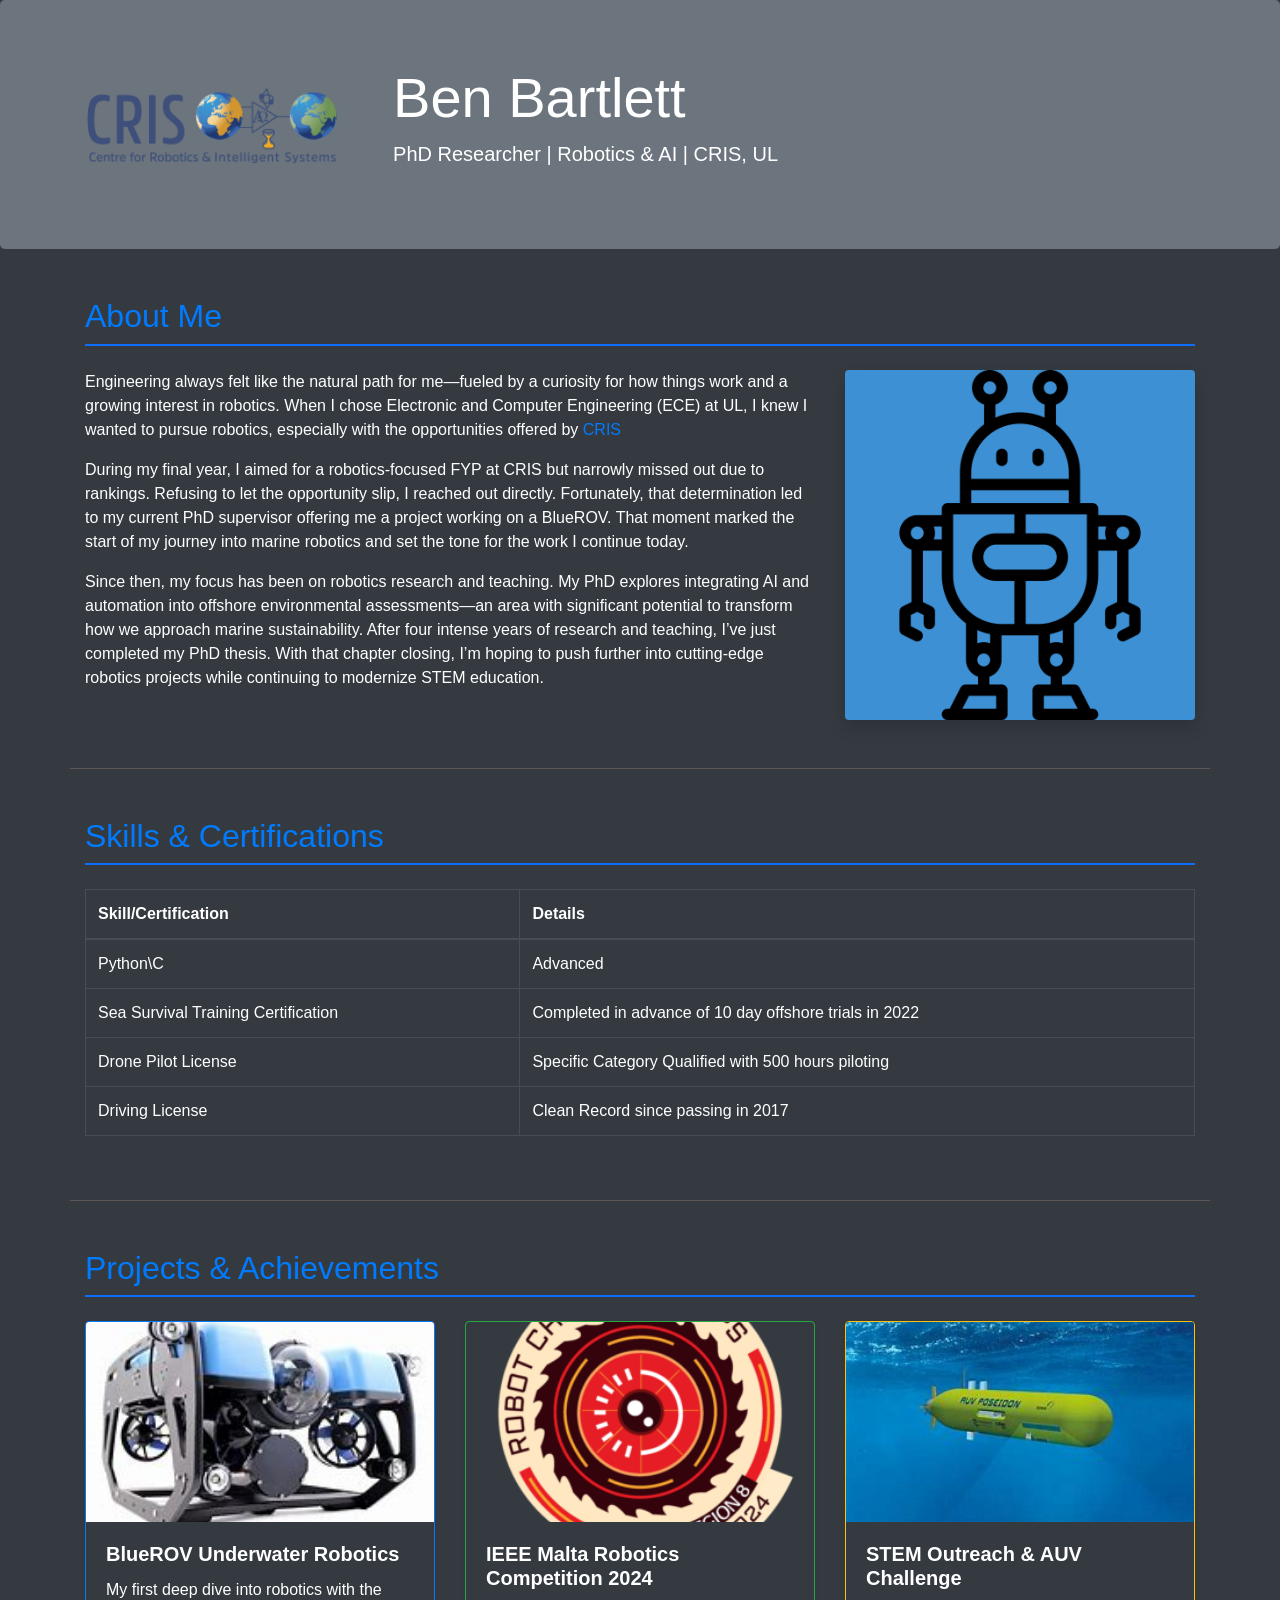
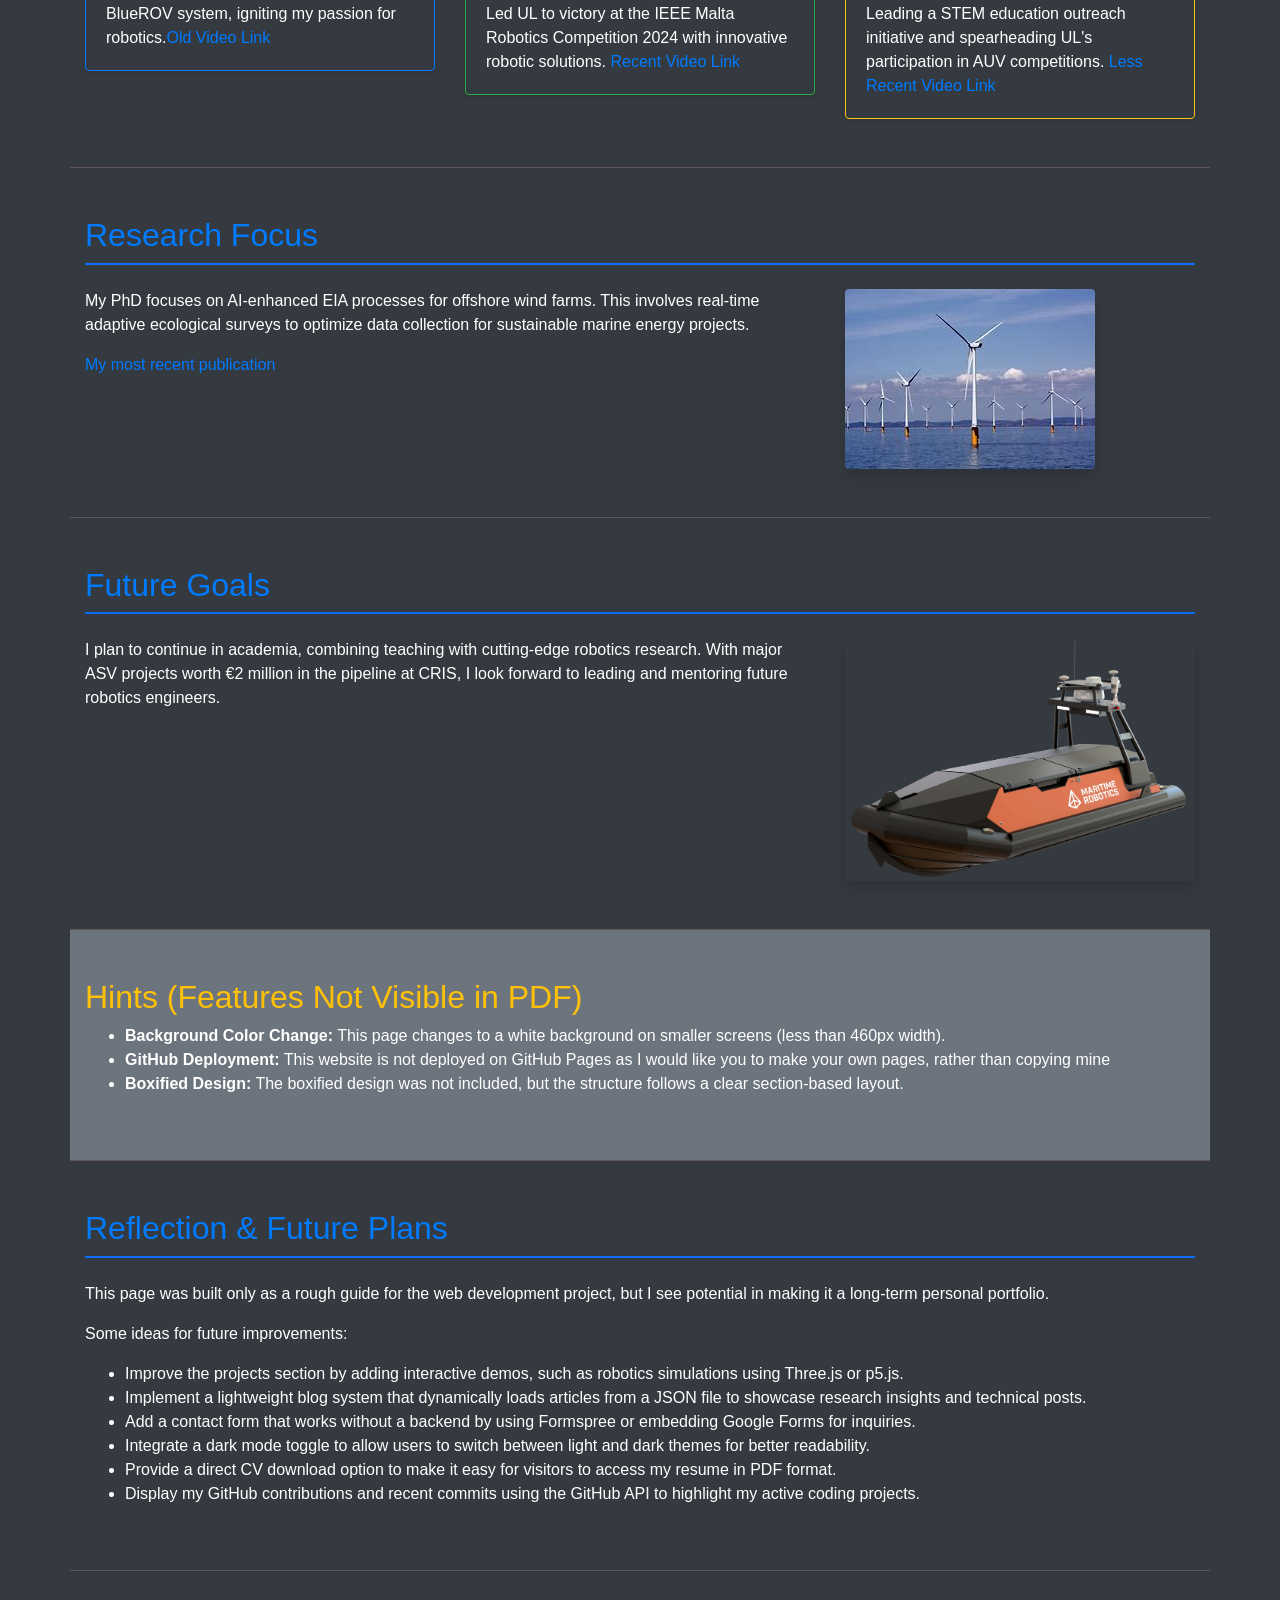
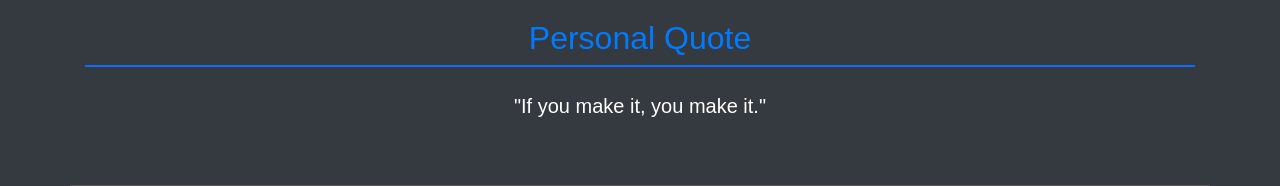
<file: index.html>
<!DOCTYPE html>
<html lang="en">
<head>
    <meta charset="UTF-8">
    <meta name="viewport" content="width=device-width, initial-scale=1.0">
    <title>Ben Bartlett - Portfolio</title>
    <!-- Bootstrap CSS -->
    <link href="https://stackpath.bootstrapcdn.com/bootstrap/4.5.2/css/bootstrap.min.css" rel="stylesheet">
    <link rel="stylesheet" href="CSS/print.css" media="print">
    <link rel="stylesheet" href="CSS/styles.css">
</head>
<body class="bg-dark text-white">

    <!-- Header with CRIS Logo to the left -->
    <header class="jumbotron bg-secondary mb-0">
        <div class="container d-flex align-items-center">
            <img src="Images/cris.png" class="img-fluid mr-3" alt="CRIS Logo" style="max-height: 80px;">
            <div style="padding-left: 40px;">
                <h1 class="display-4">Ben Bartlett</h1>
                <p class="lead">PhD Researcher | Robotics & AI | CRIS, UL</p>
            </div>
        </div>
    </header>

    <!-- About Me Section with Train Image -->
    <section id="about" class="container py-5">
        <h2 class="text-primary">About Me</h2>
        <div class="row">
            <div class="col-md-8">
                <p>Engineering always felt like the natural path for me—fueled by a curiosity for how things work and a growing interest in robotics. When I chose Electronic and Computer Engineering (ECE) at UL, I knew I wanted to pursue robotics, especially with the opportunities offered by <a href="https://cris.ie/">CRIS</a></p>
				
                <p>During my final year, I aimed for a robotics-focused FYP at CRIS but narrowly missed out due to rankings. Refusing to let the opportunity slip, I reached out directly. Fortunately, that determination led to my current PhD supervisor offering me a project working on a BlueROV. That moment marked the start of my journey into marine robotics and set the tone for the work I continue today.</p>
				
                <p>Since then, my focus has been on robotics research and teaching. My PhD explores integrating AI and automation into offshore environmental assessments—an area with significant potential to transform how we approach marine sustainability. After four intense years of research and teaching, I’ve just completed my PhD thesis. With that chapter closing, I’m hoping to push further into cutting-edge robotics projects while continuing to modernize STEM education.</p>    
            </div>
            <div class="col-md-4">
                <img src="Images/robot.png" class="img-fluid rounded shadow" alt="Robot Image" style="background-color: rgb(61, 144, 211);">
            </div>
        </div>
    </section>

    <!-- Skills & Certifications Section -->
    <section id="skills" class="container py-5">
        <h2 class="text-primary">Skills & Certifications</h2>
        <table class="table table-dark table-bordered">
            <thead>
                <tr><th>Skill/Certification</th><th>Details</th></tr>
            </thead>
            <tbody>
                <tr><td>Python\C</td><td>Advanced</td></tr>
                <tr><td>Sea Survival Training Certification</td><td>Completed in advance of 10 day offshore trials in 2022</td></tr>
                <tr><td>Drone Pilot License</td><td>Specific Category Qualified with 500 hours piloting</td></tr>
                <tr><td>Driving License</td><td>Clean Record since passing in 2017</td></tr>
            </tbody>
        </table>
    </section>

    <!-- Projects & Achievements Section (3 images side by side with resizing) -->
    <section id="projects" class="container py-5">
        <h2 class="text-primary">Projects & Achievements</h2>
        <div class="row">
            <div class="col-md-4">
                <div class="card bg-dark text-white border-primary shadow-sm">
                    <img src="Images/bluerov.png" class="card-img-top img-fluid project-img" alt="BlueROV Project">
                    <div class="card-body">
                        <h5 class="card-title">BlueROV Underwater Robotics</h5>
                        <p class="card-text">My first deep dive into robotics with the BlueROV system, igniting my passion for robotics.<a href="https://www.youtube.com/watch?v=C652_iQSUh0">Old Video Link</a></p>
                    </div>
                </div>
            </div>
            <div class="col-md-4">
                <div class="card bg-dark text-white border-success shadow-sm">
                    <img src="Images/malta.png" class="card-img-top img-fluid project-img" alt="IEEE Malta Competition">
                    <div class="card-body">
                        <h5 class="card-title">IEEE Malta Robotics Competition 2024</h5>
                        <p class="card-text">Led UL to victory at the IEEE Malta Robotics Competition 2024 with innovative robotic solutions. <a href="https://www.facebook.com/IEEER8RC/videos/3774297366165577/">Recent Video Link</a></p>
                    </div>
                </div>
            </div>
            <div class="col-md-4">
                <div class="card bg-dark text-white border-warning shadow-sm">
                    <img src="Images/auv.png" class="card-img-top img-fluid project-img" alt="AUV STEM Outreach">
                    <div class="card-body">
                        <h5 class="card-title">STEM Outreach & AUV Challenge</h5>
                        <p class="card-text">Leading a STEM education outreach initiative and spearheading UL's participation in AUV competitions. <a href="https://www.facebook.com/NATOSTOCMRE/videos/699351552250095 ">Less Recent Video Link</a></p>
                    </div>
                </div>
            </div>
        </div>
    </section>

    <!-- Research Focus Section with Wind Image -->
    <section id="research" class="container py-5">
        <h2 class="text-primary">Research Focus</h2>
        <div class="row">
            <div class="col-md-8">
                <p>My PhD focuses on AI-enhanced EIA processes for offshore wind farms. This involves real-time adaptive ecological surveys to optimize data collection for sustainable marine energy projects.</p>
				<a href="https://www.mdpi.com/2072-4292/17/5/879">My most recent publication</a>
            </div>
            <div class="col-md-4">
                <img src="Images/wind.png" class="img-fluid rounded shadow" alt="Offshore Wind Research">
            </div>
        </div>
    </section>

    <!-- Future Goals Section with ASV Image -->
    <section id="goals" class="container py-5">
        <h2 class="text-primary">Future Goals</h2>
        <div class="row">
            <div class="col-md-8">
                <p>I plan to continue in academia, combining teaching with cutting-edge robotics research. With major ASV projects worth €2 million in the pipeline at CRIS, I look forward to leading and mentoring future robotics engineers.</p>
            </div>
            <div class="col-md-4">
                <img src="Images/asv.png" class="img-fluid rounded shadow" alt="ASV Project">
            </div>
        </div>
    </section>

    <!-- Hints Section -->
    <section id="hints" class="container py-5 bg-secondary">
        <h2 class="text-warning">Hints (Features Not Visible in PDF)</h2>
        <ul>
            <li><strong>Background Color Change:</strong> This page changes to a white background on smaller screens (less than 460px width).</li>
            <li><strong>GitHub Deployment:</strong> This website is not deployed on GitHub Pages as I would like you to make your own pages, rather than copying mine</li>
            <li><strong>Boxified Design:</strong> The boxified design was not included, but the structure follows a clear section-based layout.</li>
        </ul>
    </section>

    <!-- Reflection & Future Plans Section -->
    <section id="reflection" class="container py-5">
        <h2 class="text-primary">Reflection & Future Plans</h2>
        <p>This page was built only as a rough guide for the web development project, but I see potential in making it a long-term personal portfolio.</p>
        <p>Some ideas for future improvements:</p>
        <ul>
            <li>Improve the projects section by adding interactive demos, such as robotics simulations using Three.js or p5.js.</li>
            <li>Implement a lightweight blog system that dynamically loads articles from a JSON file to showcase research insights and technical posts.</li>
            <li>Add a contact form that works without a backend by using Formspree or embedding Google Forms for inquiries.</li>
            <li>Integrate a dark mode toggle to allow users to switch between light and dark themes for better readability.</li>
            <li>Provide a direct CV download option to make it easy for visitors to access my resume in PDF format.</li>
            <li>Display my GitHub contributions and recent commits using the GitHub API to highlight my active coding projects.</li>
        </ul>
        
    </section>


    <!-- Personal Quote Section -->
    <section id="quote" class="container py-5 text-center">
        <h2 class="text-primary">Personal Quote</h2>
        <blockquote class="blockquote">
            <p class="mb-0">"If you make it, you make it."</p>
        </blockquote>
    </section>

    <!-- Bootstrap JS -->
    <script src="https://code.jquery.com/jquery-3.5.1.slim.min.js"></script>
    <script src="https://cdn.jsdelivr.net/npm/@popperjs/core@2.4.4/dist/umd/popper.min.js"></script>
    <script src="https://stackpath.bootstrapcdn.com/bootstrap/4.5.2/js/bootstrap.min.js"></script>
</body>
</html>
</file>
<file: CSS/print.css>
@media print {
    body {
        background: white !important;
        color: black !important;
        font-size: 12pt; /* Adjust for readability */
    }

    header.jumbotron {
        background: white !important;
        color: black !important;
        border-bottom: 2px solid black; /* Keeps header visible */
    }

    img {
        max-width: 100% !important;
        height: auto !important;
    }

    .container {
        width: 100% !important;
    }

    .card {
        border: 1px solid black !important; /* Ensures cards look correct */
        background: white !important;
        color: black !important;
        box-shadow: none !important;
    }

    a {
        color: black !important;
        text-decoration: underline;
    }

    /* Page Breaks */
    .page-break {
        page-break-before: always;
    }
}
</file>
<file: CSS/styles.css>
/* General Styles */
body {
    font-family: 'Arial', sans-serif;
}

h2.text-primary {
    border-bottom: 2px solid #0d6efd;
    padding-bottom: 0.5rem;
    margin-bottom: 1.5rem;
}

.navbar-brand {
    font-weight: bold;
    letter-spacing: 1px;
}

.card-title {
    font-weight: bold;
}

.card {
    transition: transform 0.3s;
}

.card:hover {
    transform: translateY(-5px);
}

.project-img {
    max-height: 200px;
    object-fit: cover;
}

section {
    border-bottom: 1px solid #5f5757;
    padding-bottom: 3rem;
}

a.text-info:hover {
    text-decoration: underline;
}

/* Media Query - ALL DIVs and images adjust under 460px */
@media (max-width: 460px) {
    body, .jumbotron, section, .navbar, .card {
        background-color: white !important;
        color: black !important;
    }
    .text-primary {
        color: #000 !important;
    }
    img {
        width: 100% !important;
        height: auto !important;
    }
    .project-img {
        max-height: 150px;
    }
}
</file>
